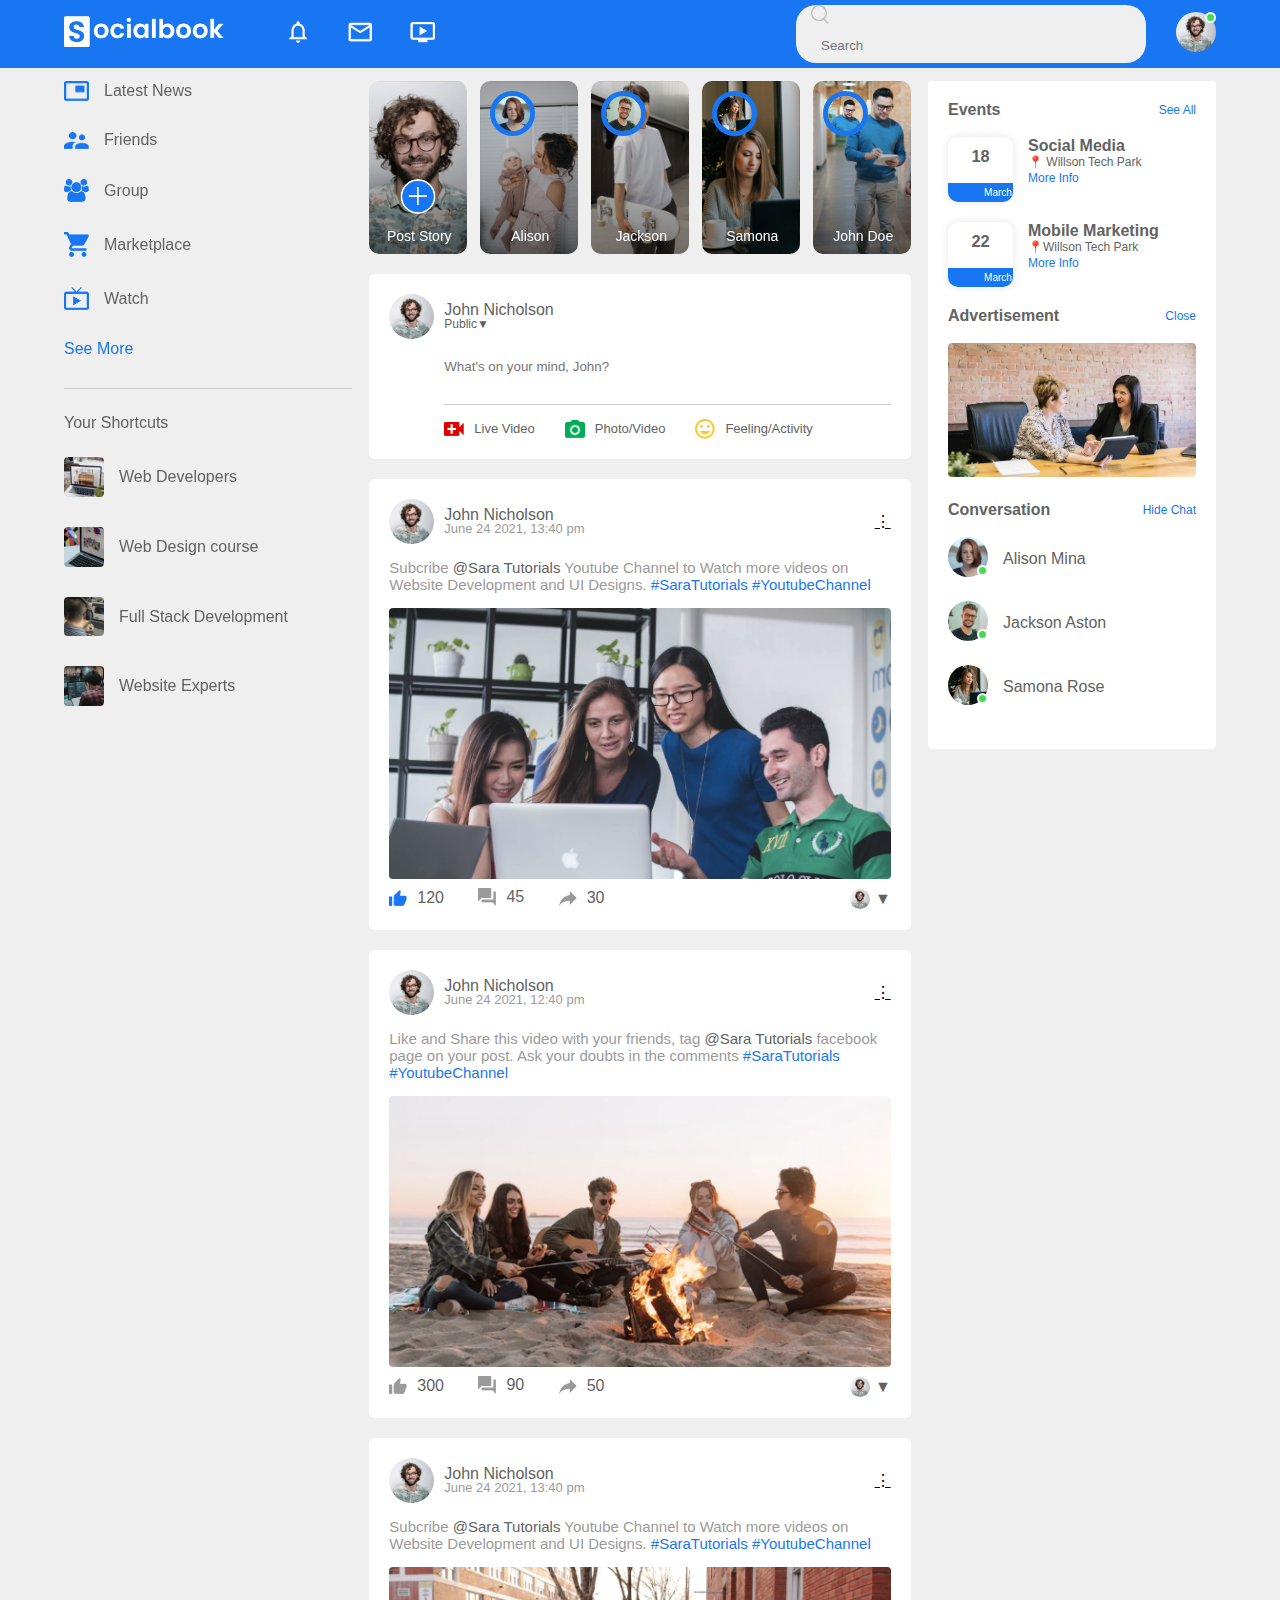
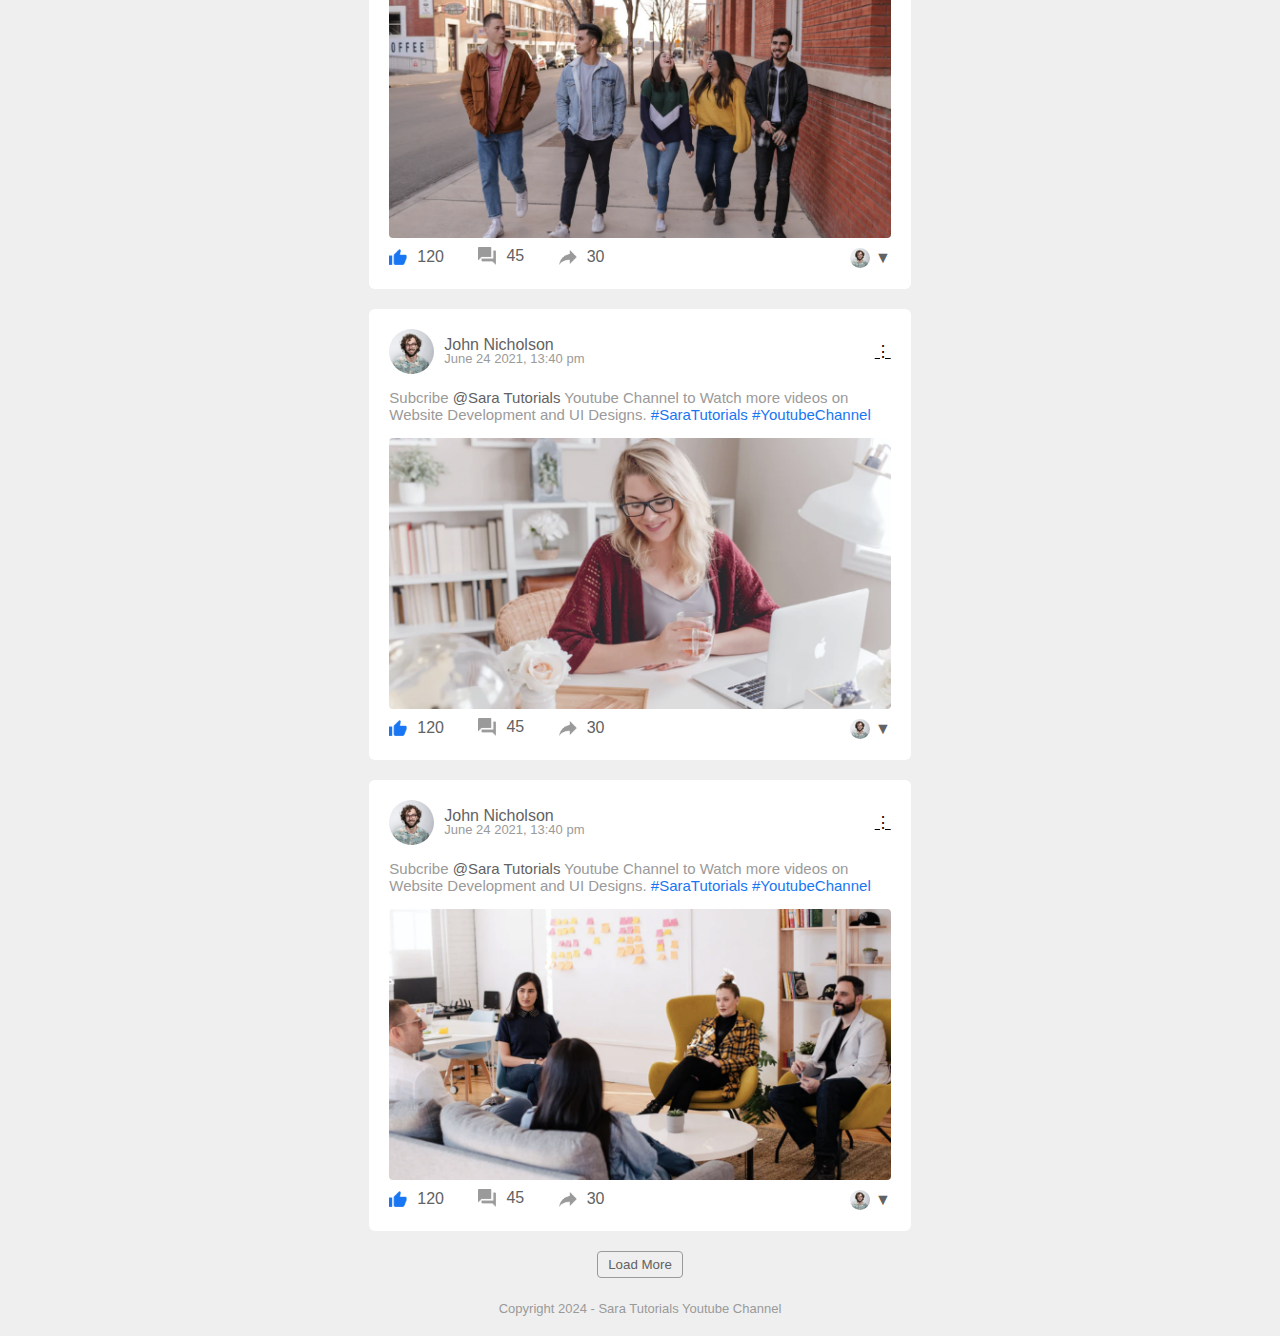
<file: index.html>
<!DOCTYPE html>
<html lang="en">
<head>
    <meta charset="UTF-8">
    <meta name="viewport" content="width=device-width, initial-scale=1.0">
    <title>SocialBook - Sara Tutorials Youtube Channel</title>
    <link rel="stylesheet" href="style.css">
</head>
<body>
    
    <nav>
        <div class="nav-left">
            <a href="index.html">
            <img src="images/logo.png" class="logo">
            </a>
            <ul>
                <li><img src="images/notification.png"></li>
                <li><img src="images/inbox.png"></li>
                <li><img src="images/video.png"></li>
            </ul>
        </div>
        <div class="nav-right">

            <div class="search-box">
                <img src="images/search.png">
                <input type="text" placeholder="Search">
            </div>
            <div class="nav-user-icon online" onclick="settingsMenuToggle()"><!--it call the function in js file -->
                <img src="images/profile-pic.png">
            </div>
        </div>
<!-------------------Dropdown-settings-menu------------------->
        <div class="settings-menu">

            <div id="dark-btn">
                <span></span>
            </div>

            <div class="settings-menu-inner">
                <div class="user-profile">
                    <img src="images/profile-pic.png">
                    <div>
                        <p>John Nicholson</p>
                        <a href="profile.html">See your profile</a>
                    </div>
                </div>
                <hr>
                <div class="user-profile">
                    <img src="images/feedback.png">
                    <div>
                        <p>Give Feedback</p>
                        <a href="#">Help us to improve the new design</a>
                    </div>
                </div>
                <hr>

                <div class="settings-links">
                    <img src="images/setting.png" class="settings-icon">
                    <a href="#">Settings & Privacy <img src="images/arrow.png" width="10px"></a>
                </div>
                
                <div class="settings-links">
                    <img src="images/help.png" class="settings-icon">
                    <a href="#">Help & Support <img src="images/arrow.png" width="10px"></a>
                </div>

                <div class="settings-links">
                    <img src="images/display.png" class="settings-icon">
                    <a href="#">Display & Accessibility <img src="images/arrow.png" width="10px"></a>
                </div>
                
                <div class="settings-links">
                    <img src="images/logout.png" class="settings-icon">
                    <a href="#">Logout <img src="images/arrow.png" width="10px"></a>
                </div>

            </div>           
        </div>

    </nav>
    <div class="container">
        <!---------------left-sidebar----------------->
        <div class="left-sidebar">
            <div class="imp-links">
                <a href="#"><img src="images/news.png">Latest News</a>
                <a href="#"><img src="images/friends.png">Friends</a>
                <a href="#"><img src="images/group.png">Group</a>
                <a href="#"><img src="images/marketplace.png">Marketplace</a>
                <a href="#"><img src="images/watch.png">Watch</a>
                <a href="#">See More</a>
            </div>
            <div class="shortcut-links">
                <p>Your Shortcuts</p>
                <a href="#"><img src="images/shortcut-1.png"> Web Developers</a>
                <a href="#"><img src="images/shortcut-2.png">Web Design course </a>
                <a href="#"><img src="images/shortcut-3.png">Full Stack Development </a>
                <a href="#"><img src="images/shortcut-4.png">Website Experts </a>
            </div>
        </div>
        <!---------------main content---------------->
        <div class="main-content">

            <div class="story-gallery">
                <div class="story story1">
                    <img src="images/upload.png">
                    <p>Post Story</p>
                </div>
                <div class="story story2">
                    <img src="images/member-1.png">
                    <p>Alison</p>
                </div>
                <div class="story story3">
                    <img src="images/member-2.png">
                    <p>Jackson</p>
                </div>
                <div class="story story4">
                    <img src="images/member-3.png">
                    <p>Samona</p>
                </div>
                <div class="story story5">
                    <img src="images/member-4.png">
                    <p>John Doe</p>
                </div>
            </div>

            <div class="write-post-container">
                <div class="user-profile">
                    <img src="images/profile-pic.png">
                    <div>
                        <p>John Nicholson</p>
                        <small>Public▼</small>
                    </div>
                </div>

                <div class="post-input-container">
                    <textarea rows="3" placeholder="What's on your mind, John?"></textarea>
                    <div class="add-post-links">
                        <a href="#"><img src="images/live-video.png">Live Video</a>
                        <a href="#"><img src="images/photo.png">Photo/Video</a>
                        <a href="#"><img src="images/feeling.png">Feeling/Activity</a>
                    </div>
                </div>

            </div>

            <div class="post-container">
                <div class="post-row">
                    <div class="user-profile">
                        <img src="images/profile-pic.png">
                        <div>
                            <p>John Nicholson</p>
                            <span>June 24 2021, 13:40 pm</span>
                        </div>
                    </div> 
                    <a href="#">⋮</a>  
                </div>                
                <p class="post-text">Subcribe <span>@Sara Tutorials</span> Youtube Channel to Watch more videos on Website Development
                     and UI Designs. <a href="#">#SaraTutorials</a> <a href="#">#YoutubeChannel</a></p>
                <img src="images/feed-image-1.png" class="post-img">
                <div class="post-row">
                    <div class="activity-icons">
                        <div><img src="images/like-blue.png">120</div>
                        <div><img src="images/comments.png">45</div>
                        <div><img src="images/share.png">30</div>
                    </div>
                    <div class="post-profile-icon">
                        <img src="images/profile-pic.png">▼
                    </div>
                </div>
            </div>

            <div class="post-container">
                <div class="post-row">
                    <div class="user-profile">
                        <img src="images/profile-pic.png">
                        <div>
                            <p>John Nicholson</p>
                            <span>June 24 2021, 12:40 pm</span>
                        </div>
                    </div> 
                    <a href="#">⋮</a>  
                </div>                
                <p class="post-text">Like and Share this video with your friends, tag <span>@Sara Tutorials</span>
                    facebook page on your post. Ask your doubts in the comments <a href="#">#SaraTutorials</a>
                    <a href="#">#YoutubeChannel</a></p>
                <img src="images/feed-image-2.png" class="post-img">
                <div class="post-row">
                    <div class="activity-icons">
                        <div><img src="images/like.png">300</div>
                        <div><img src="images/comments.png">90</div>
                        <div><img src="images/share.png">50</div>
                    </div>
                    <div class="post-profile-icon">
                        <img src="images/profile-pic.png">▼
                    </div>
                </div>
            </div>

            <div class="post-container">
                <div class="post-row">
                    <div class="user-profile">
                        <img src="images/profile-pic.png">
                        <div>
                            <p>John Nicholson</p>
                            <span>June 24 2021, 13:40 pm</span>
                        </div>
                    </div> 
                    <a href="#">⋮</a>  
                </div>                
                <p class="post-text">Subcribe <span>@Sara Tutorials</span> Youtube Channel to Watch more videos on Website Development
                     and UI Designs. <a href="#">#SaraTutorials</a> <a href="#">#YoutubeChannel</a></p>
                <img src="images/feed-image-3.png" class="post-img">
                <div class="post-row">
                    <div class="activity-icons">
                        <div><img src="images/like-blue.png">120</div>
                        <div><img src="images/comments.png">45</div>
                        <div><img src="images/share.png">30</div>
                    </div>
                    <div class="post-profile-icon">
                        <img src="images/profile-pic.png">▼
                    </div>
                </div>
            </div>

            <div class="post-container">
                <div class="post-row">
                    <div class="user-profile">
                        <img src="images/profile-pic.png">
                        <div>
                            <p>John Nicholson</p>
                            <span>June 24 2021, 13:40 pm</span>
                        </div>
                    </div> 
                    <a href="#">⋮</a>  
                </div>                
                <p class="post-text">Subcribe <span>@Sara Tutorials</span> Youtube Channel to Watch more videos on Website Development
                     and UI Designs. <a href="#">#SaraTutorials</a> <a href="#">#YoutubeChannel</a></p>
                <img src="images/feed-image-4.png" class="post-img">
                <div class="post-row">
                    <div class="activity-icons">
                        <div><img src="images/like-blue.png">120</div>
                        <div><img src="images/comments.png">45</div>
                        <div><img src="images/share.png">30</div>
                    </div>
                    <div class="post-profile-icon">
                        <img src="images/profile-pic.png">▼
                    </div>
                </div>
            </div>

            <div class="post-container">
                <div class="post-row">
                    <div class="user-profile">
                        <img src="images/profile-pic.png">
                        <div>
                            <p>John Nicholson</p>
                            <span>June 24 2021, 13:40 pm</span>
                        </div>
                    </div> 
                    <a href="#">⋮</a>  
                </div>                
                <p class="post-text">Subcribe <span>@Sara Tutorials</span> Youtube Channel to Watch more videos on Website Development
                     and UI Designs. <a href="#">#SaraTutorials</a> <a href="#">#YoutubeChannel</a></p>
                <img src="images/feed-image-5.png" class="post-img">
                <div class="post-row">
                    <div class="activity-icons">
                        <div><img src="images/like-blue.png">120</div>
                        <div><img src="images/comments.png">45</div>
                        <div><img src="images/share.png">30</div>
                    </div>
                    <div class="post-profile-icon">
                        <img src="images/profile-pic.png">▼
                    </div>
                </div>
            </div>
            <button type="button" class="load-more-btn">Load More</button>
        </div>
        <!---------------right-sidebar---------------->
        <div class="right-sidebar">

            <div class="sidebar-title">
                <h4>Events</h4>
                <a href="#">See All</a>
            </div>

            <div class="event">
                <div class="left-event">
                    <h3>18</h3>
                    <span>March</span>
                </div>
                <div class="right-event">
                    <h4>Social Media</h4>
                    <p> 📍 Willson Tech Park</p>
                    <a href="#">More Info</a>
                </div>
            </div>
            <div class="event">
                <div class="left-event">
                    <h3>22</h3>
                    <span>March</span>
                </div>
                <div class="right-event">
                    <h4>Mobile Marketing</h4>
                    <p>📍Willson Tech Park</p>
                    <a href="#">More Info</a>
                </div>
            </div>
            <div class="sidebar-title">
                <h4>Advertisement</h4>
                <a href="#">Close</a>
            </div>
            <img src="images/advertisement.png" class="sidebar-ads">

            <div class="sidebar-title">
                <h4>Conversation</h4>
                <a href="#">Hide Chat</a>
            </div>

            <div class="online-list">
                <div class="online">
                    <img src="images/member-1.png">
                </div>
                <p>Alison Mina</p>
            </div>

            <div class="online-list">
                <div class="online">
                    <img src="images/member-2.png">
                </div>
                <p>Jackson Aston</p>
            </div>

            <div class="online-list">
                <div class="online">
                    <img src="images/member-3.png">
                </div>
                <p>Samona Rose</p>
            </div>



        </div>
    </div>
    <div class="footer">
        <p>Copyright 2024 - Sara Tutorials Youtube Channel</p>
    </div>
    <script src="script.js"></script> <!--linking js file-->
</body>
</html>
</file>
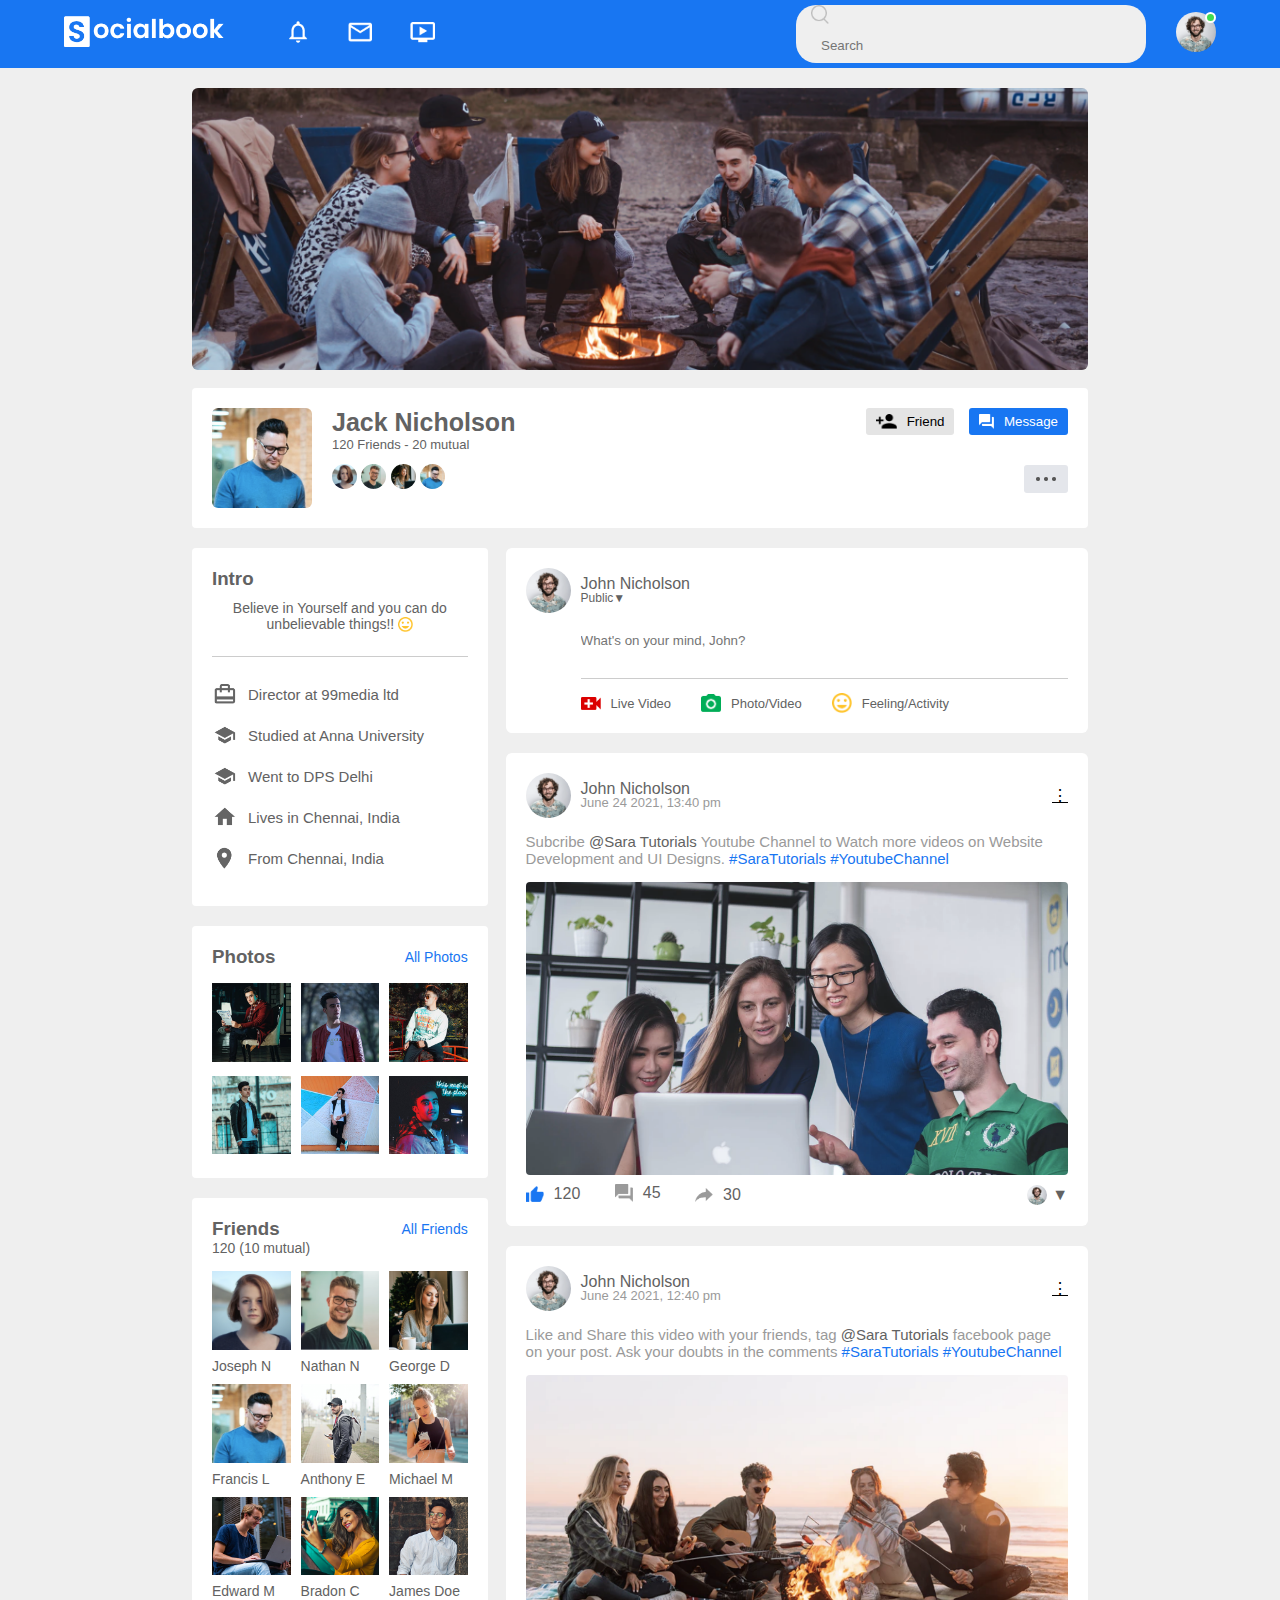
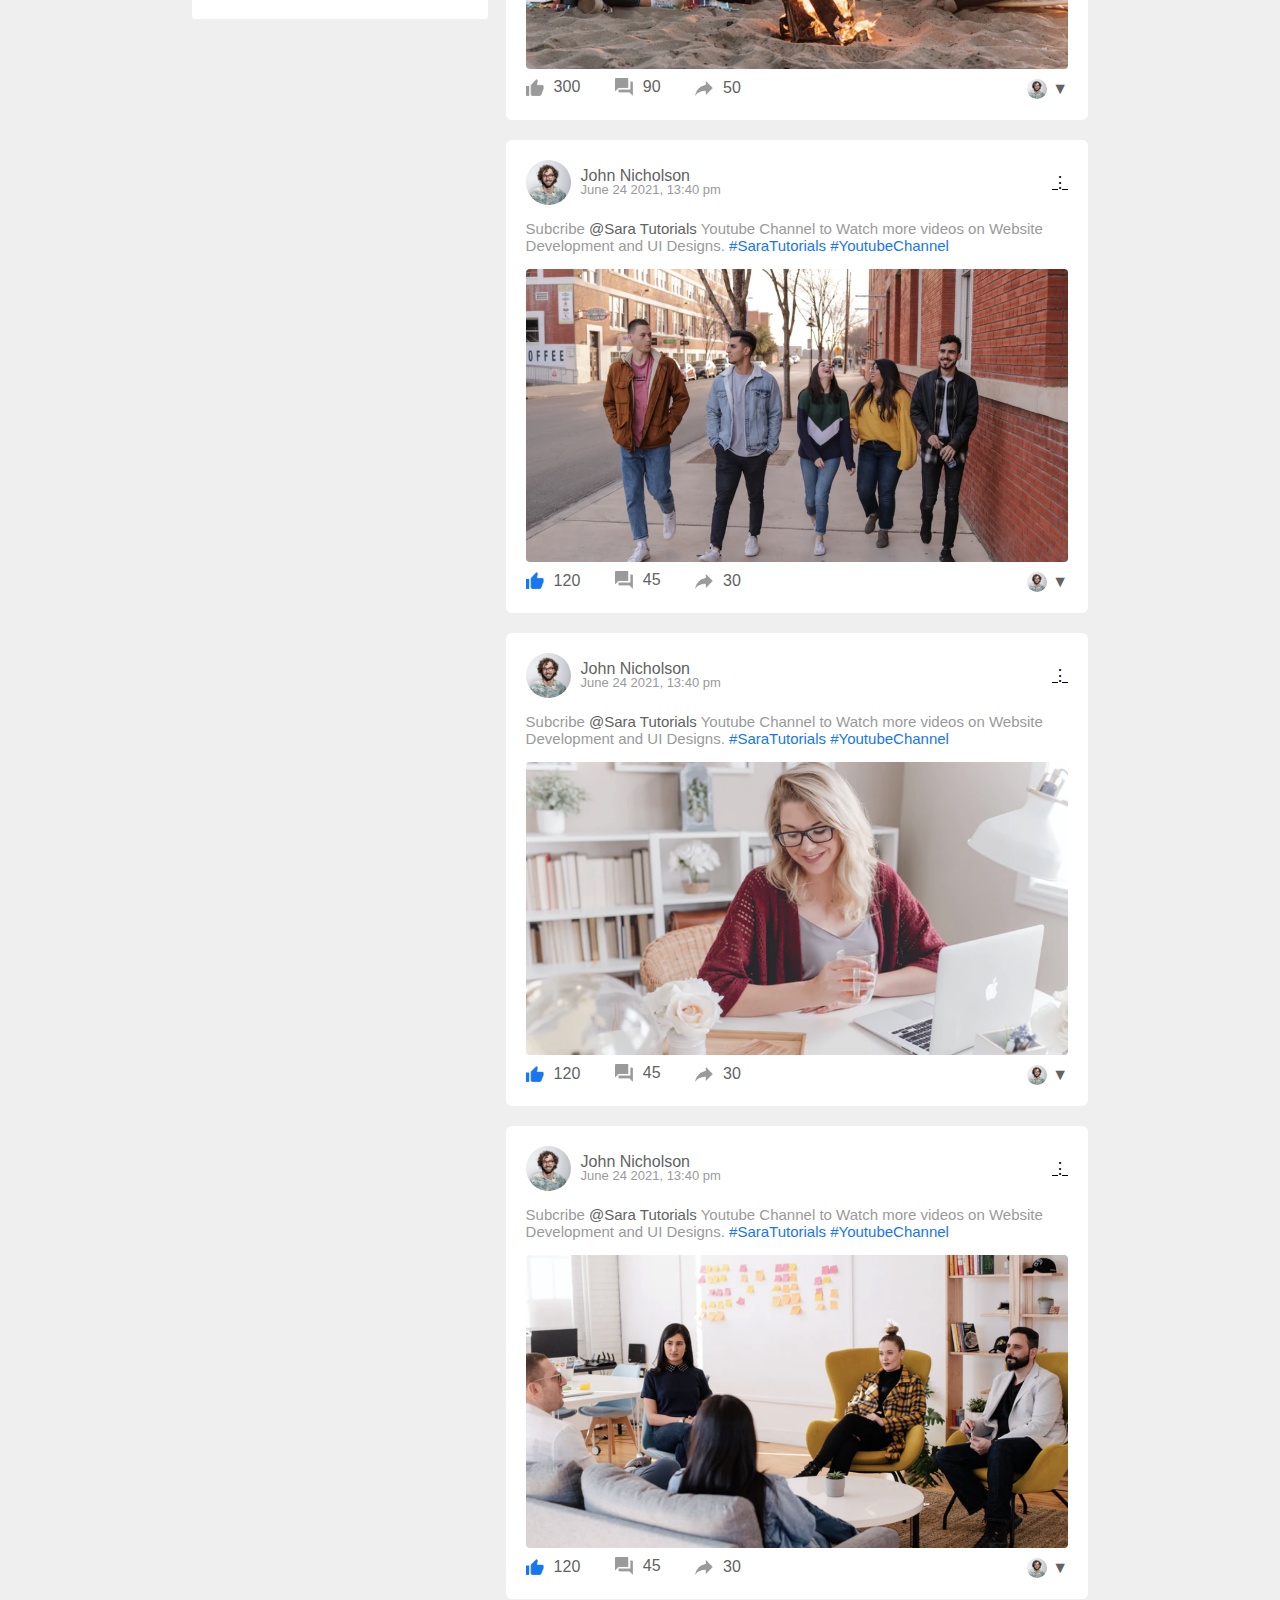
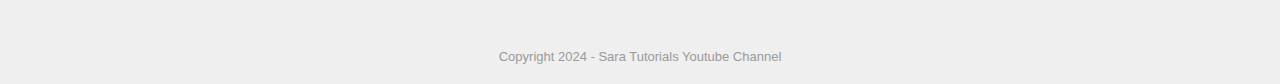
<file: profile.html>
<!DOCTYPE html>
<html lang="en">
<head>
    <meta charset="UTF-8">
    <meta name="viewport" content="width=device-width, initial-scale=1.0">
    <title>Profile Page - SocialBook - Easy Tutorials</title>
    <link rel="stylesheet" href="style.css">
</head>
<body>
    
    <nav>
        <div class="nav-left">
            <a href="index.html">
            <img src="images/logo.png" class="logo">
            </a>
            <ul>
                <li><img src="images/notification.png"></li>
                <li><img src="images/inbox.png"></li>
                <li><img src="images/video.png"></li>
            </ul>
        </div>
        <div class="nav-right">

            <div class="search-box">
                <img src="images/search.png">
                <input type="text" placeholder="Search">
            </div>
            <div class="nav-user-icon online" onclick="settingsMenuToggle()"><!--it call the function in js file -->
                <img src="images/profile-pic.png">
            </div>
        </div>
<!---------------------settings-menu------------------->
        <div class="settings-menu">

            <div id="dark-btn">
                <span></span>
            </div>

            <div class="settings-menu-inner">
                <div class="user-profile">
                    <img src="images/profile-pic.png">
                    <div>
                        <p>John Nicholson</p>
                        <a href="profile.html">See your profile</a>
                    </div>
                </div>
                <hr>
                <div class="user-profile">
                    <img src="images/feedback.png">
                    <div>
                        <p>Give Feedback</p>
                        <a href="#">Help us to improve the new design</a>
                    </div>
                </div>
                <hr>

                <div class="settings-links">
                    <img src="images/setting.png" class="settings-icon">
                    <a href="#">Settings & Privacy <img src="images/arrow.png" width="10px"></a>
                </div>
                
                <div class="settings-links">
                    <img src="images/help.png" class="settings-icon">
                    <a href="#">Help & Support <img src="images/arrow.png" width="10px"></a>
                </div>

                <div class="settings-links">
                    <img src="images/display.png" class="settings-icon">
                    <a href="#">Display & Accessibility <img src="images/arrow.png" width="10px"></a>
                </div>
                
                <div class="settings-links">
                    <img src="images/logout.png" class="settings-icon">
                    <a href="#">Logout <img src="images/arrow.png" width="10px"></a>
                </div>

            </div>           
        </div>
    </nav>
    <!------------profile page--------------->
    <div class="profile-container">
        <img src="images/cover.png" class="cover-img">

        <div class="profile-details">  <!--In the profile details we add two columns-->
            <div class="pd-left"> <!--adding two columns in left is to add image and text side by side-->
                <div class="pd-row">
                    <img src="images/profile.png" class="pd-image">
                    <div>
                        <h3>Jack Nicholson</h3>
                        <p>120 Friends - 20 mutual</p>
                        <img src="images/member-1.png">
                        <img src="images/member-2.png">
                        <img src="images/member-3.png">
                        <img src="images/member-4.png">
                    </div>
                </div>
            </div>
            <div class="pd-right">

                <button type="button"><img src="images/add-friends.png">Friend</button>
                <button type="button"><img src="images/message.png">Message</button>
                <br>
                <a href=""><img src="images/more.png"></a>
            </div>
        </div>

        <div class="profile-info">
            <div class="info-col">

                <div class="profile-intro">
                    <h3>Intro</h3>
                    <p class="intro-text">Believe in Yourself and you can do unbelievable 
                        things!! <img src="images/feeling.png"></p>
                    <hr>
                    <ul>
                        <li><img src="images/profile-job.png">Director at 99media ltd</li>
                        <li><img src="images/profile-study.png">Studied at Anna University</li>
                        <li><img src="images/profile-study.png">Went to DPS Delhi</li>
                        <li><img src="images/profile-home.png">Lives in Chennai, India</li>
                        <li><img src="images/profile-location.png">From Chennai, India</li>
                    </ul>
                </div>

                <div class="profile-intro">
                    <div class="title-box">
                        <h3>Photos</h3>
                        <a href="">All Photos</a>
                    </div>
                    
                    <div class="photo-box">
                        <div><img src="images/photo1.png"></div>
                        <div><img src="images/photo2.png"></div>
                        <div><img src="images/photo3.png"></div>
                        <div><img src="images/photo4.png"></div>
                        <div><img src="images/photo5.png"></div>
                        <div><img src="images/photo6.png"></div>
                    </div>
                </div>

                <div class="profile-intro">
                    <div class="title-box">
                        <h3>Friends</h3>
                        <a href="">All Friends</a>
                    </div>
                    <p>120 (10 mutual)</p>
                    <div class="friends-box">
                        <div><img src="images/member-1.png"><p>Joseph N</p></div>
                        <div><img src="images/member-2.png"><p>Nathan N</p></div>
                        <div><img src="images/member-3.png"><p>George D</p></div>
                        <div><img src="images/member-4.png"><p>Francis L</p></div>
                        <div><img src="images/member-5.png"><p>Anthony E</p></div>
                        <div><img src="images/member-6.png"><p>Michael M</p></div>
                        <div><img src="images/member-7.png"><p>Edward M</p></div>
                        <div><img src="images/member-8.png"><p>Bradon C</p></div>
                        <div><img src="images/member-9.png"><p>James Doe</p></div>
                    </div>
                </div>


            </div>
            <div class="post-col">
                <div class="write-post-container">
                    <div class="user-profile">
                        <img src="images/profile-pic.png">
                        <div>
                            <p>John Nicholson</p>
                            <small>Public▼</small>
                        </div>
                    </div>
    
                    <div class="post-input-container">
                        <textarea rows="3" placeholder="What's on your mind, John?"></textarea>
                        <div class="add-post-links">
                            <a href="#"><img src="images/live-video.png">Live Video</a>
                            <a href="#"><img src="images/photo.png">Photo/Video</a>
                            <a href="#"><img src="images/feeling.png">Feeling/Activity</a>
                        </div>
                    </div>    
                </div>
                <div class="post-container">
                    <div class="post-row">
                        <div class="user-profile">
                            <img src="images/profile-pic.png">
                            <div>
                                <p>John Nicholson</p>
                                <span>June 24 2021, 13:40 pm</span>
                            </div>
                        </div> 
                        <a href="#">⋮</a>  
                    </div>                
                    <p class="post-text">Subcribe <span>@Sara Tutorials</span> Youtube Channel to Watch more videos on Website Development
                         and UI Designs. <a href="#">#SaraTutorials</a> <a href="#">#YoutubeChannel</a></p>
                    <img src="images/feed-image-1.png" class="post-img">
                    <div class="post-row">
                        <div class="activity-icons">
                            <div><img src="images/like-blue.png">120</div>
                            <div><img src="images/comments.png">45</div>
                            <div><img src="images/share.png">30</div>
                        </div>
                        <div class="post-profile-icon">
                            <img src="images/profile-pic.png">▼
                        </div>
                    </div>
                </div>
    
                <div class="post-container">
                    <div class="post-row">
                        <div class="user-profile">
                            <img src="images/profile-pic.png">
                            <div>
                                <p>John Nicholson</p>
                                <span>June 24 2021, 12:40 pm</span>
                            </div>
                        </div> 
                        <a href="#">⋮</a>  
                    </div>                
                    <p class="post-text">Like and Share this video with your friends, tag <span>@Sara Tutorials</span>
                        facebook page on your post. Ask your doubts in the comments <a href="#">#SaraTutorials</a>
                        <a href="#">#YoutubeChannel</a></p>
                    <img src="images/feed-image-2.png" class="post-img">
                    <div class="post-row">
                        <div class="activity-icons">
                            <div><img src="images/like.png">300</div>
                            <div><img src="images/comments.png">90</div>
                            <div><img src="images/share.png">50</div>
                        </div>
                        <div class="post-profile-icon">
                            <img src="images/profile-pic.png">▼
                        </div>
                    </div>
                </div>
    
                <div class="post-container">
                    <div class="post-row">
                        <div class="user-profile">
                            <img src="images/profile-pic.png">
                            <div>
                                <p>John Nicholson</p>
                                <span>June 24 2021, 13:40 pm</span>
                            </div>
                        </div> 
                        <a href="#">⋮</a>  
                    </div>                
                    <p class="post-text">Subcribe <span>@Sara Tutorials</span> Youtube Channel to Watch more videos on Website Development
                         and UI Designs. <a href="#">#SaraTutorials</a> <a href="#">#YoutubeChannel</a></p>
                    <img src="images/feed-image-3.png" class="post-img">
                    <div class="post-row">
                        <div class="activity-icons">
                            <div><img src="images/like-blue.png">120</div>
                            <div><img src="images/comments.png">45</div>
                            <div><img src="images/share.png">30</div>
                        </div>
                        <div class="post-profile-icon">
                            <img src="images/profile-pic.png">▼
                        </div>
                    </div>
                </div>
    
                <div class="post-container">
                    <div class="post-row">
                        <div class="user-profile">
                            <img src="images/profile-pic.png">
                            <div>
                                <p>John Nicholson</p>
                                <span>June 24 2021, 13:40 pm</span>
                            </div>
                        </div> 
                        <a href="#">⋮</a>  
                    </div>                
                    <p class="post-text">Subcribe <span>@Sara Tutorials</span> Youtube Channel to Watch more videos on Website Development
                         and UI Designs. <a href="#">#SaraTutorials</a> <a href="#">#YoutubeChannel</a></p>
                    <img src="images/feed-image-4.png" class="post-img">
                    <div class="post-row">
                        <div class="activity-icons">
                            <div><img src="images/like-blue.png">120</div>
                            <div><img src="images/comments.png">45</div>
                            <div><img src="images/share.png">30</div>
                        </div>
                        <div class="post-profile-icon">
                            <img src="images/profile-pic.png">▼
                        </div>
                    </div>
                </div>
    
                <div class="post-container">
                    <div class="post-row">
                        <div class="user-profile">
                            <img src="images/profile-pic.png">
                            <div>
                                <p>John Nicholson</p>
                                <span>June 24 2021, 13:40 pm</span>
                            </div>
                        </div> 
                        <a href="#">⋮</a>  
                    </div>                
                    <p class="post-text">Subcribe <span>@Sara Tutorials</span> Youtube Channel to Watch more videos on Website Development
                         and UI Designs. <a href="#">#SaraTutorials</a> <a href="#">#YoutubeChannel</a></p>
                    <img src="images/feed-image-5.png" class="post-img">
                    <div class="post-row">
                        <div class="activity-icons">
                            <div><img src="images/like-blue.png">120</div>
                            <div><img src="images/comments.png">45</div>
                            <div><img src="images/share.png">30</div>
                        </div>
                        <div class="post-profile-icon">
                            <img src="images/profile-pic.png">▼
                        </div>
                    </div>
                </div>
    
            </div>
        </div>


    </div>


    
    <div class="footer">
        <p>Copyright 2024 - Sara Tutorials Youtube Channel</p>
    </div>

    <script src="script.js"></script> <!--linking js file-->
</body>
</html>
</file>
<file: style.css>
/*this is applicable for all html elements*/
*{
    margin: 0;
    padding: 0;
    font-family: 'poppins', sans-serif;
    box-sizing: border-box;
}

:root{
    --body-color: #efefef;
    --nav-color: #1876f2;
    --bg-color: #fff;
    --primary-color: #edf2fc;
    --secondary-color: #212121;
}
.dark-theme{
    --body-color: #0a0a0a;
    --nav-color: #000;
    --bg-color: #000;
}




/*Adding background color to body tag*/
body{
    background-color: var(--body-color);
    transition: background 0.3s;
}
/*for nav bar*/
nav{
    display: flex;
    align-items: center;
    justify-content: space-between;
    background: var(--nav-color);
    padding: 5px 5%;
    position: sticky;
    top: 0;
    z-index: 100;
}
.logo{
    width: 160px;
    margin-right: 45px;
}
.nav-left, .nav-right{
    display: flex;
    align-items: center;
}
.nav-left ul li{
    list-style: none;
    display: inline-block;
}
.nav-left ul li img{
    width: 28px;
    margin: 0 15px;
}
.nav-user-icon img{
    width: 40px;
    border-radius: 50%;
    cursor: pointer;
}
.nav-user-icon{
    margin-left: 30px;
}
.search-box{
    background: #efefef;
    width: 350px;
    border-radius: 20px;
    display: fex;
    align-items: center;
    padding: 0 15PX;
}
.search-box img{
    width: 18px;
}
.search-box input{
    width: 100%;
    background: transparent;
    padding: 10px;
    outline: none;
    border: 0;
}
.online{
    position: relative;
}
.online::after{
    content: '';
    width: 7px;
    height: 7px;
    border: 2px solid #fff;
    border-radius: 50%;
    background: #41db51;
    position: absolute;
    top: 0;
    right: 0;
}
.container{
    display: flex;
    justify-content: space-between;
    padding: 13px 5%;
}
.left-sidebar{
    flex-basis: 25%;
    position: sticky;
    top: 70px;
    align-self: flex-start;    
}
.right-sidebar{
    flex-basis: 25%;
    position: sticky;
    top: 70px;
    align-self: flex-start;
    background: var( --bg-color);
    padding: 20px;
    border-radius: 4px;
    color: #626262;
}
.main-content{
    flex-basis: 47%;
}
.imp-links a, .shortcut-links a{
    text-decoration: none;
    display: flex;
    align-items: center;
    margin-bottom: 30px;
    color: #626262;
    width: fit-content;
}
.imp-links a img{
    width: 25px;
    margin-right: 15px;
}
.imp-links a:last-child{
    color: #1876f2;
}
.imp-links {
    border-bottom: 1px solid #ccc;
}
.shortcut-links a img{
    width: 40px;
    border-radius: 4px;
    margin-right: 15px;
}
.shortcut-links p{
    margin: 25px 0;
    color: #626262;
    font-weight: 500;
}
.sidebar-title{
    display: flex;
    align-items: center;
    justify-content: space-between;
    margin-bottom: 18px;
}
.right-sidebar h4{
    font-weight: 600;
    font-size: 16px;
}
.sidebar-title a{
    text-decoration: none;
    color: #1876f2;
    font-size: 12px;
}
.event{
    display: flex;
    font-size: 14px;
    margin-bottom: 20px;
}
.left-event{
    border-radius: 10px;
    height: 65px;
    width: 65px;
    margin-right: 15px;
    padding-top: 10px;
    text-align: center;
    position: relative;
    overflow: hidden;
    box-shadow: 0 0 10px rgba(0, 0, 0, 0.1);
}
.event p{
    font-size: 12px;
}
.event a{
    font-size: 12px;
    text-decoration: none;
    color: #1876f2;
}
.left-event span{
    position: absolute;
    bottom: 0;
    left: 0;
    width: 100px;
    background: #1876f2;
    color: #fff;
    font-size: 10px;
    padding: 4px 0;
}
.sidebar-ads{
    width: 100%;
    margin-bottom: 20px;
    border-radius: 4px;
}
.online-list{
    display: flex;
    align-items: center;
    margin-bottom: 20px;
}
.online-list .online img{
    width: 40px;
    border-radius: 50%;
}
.online-list .online{
    width: 40px;
    border-radius: 50px;
    margin-right: 15px;
}
.online-list .online::after{
    top: unset;
    bottom: 5px;
}


.story-gallery{
    display: flex;
    justify-content: space-between;
    margin-bottom: 20px;
}
.story{
    flex-basis: 18%;
    padding-top: 32%;
    position: relative;
    background-position: center;
    background-size: cover;
    border-radius: 10px;
}
.story img{
    position: absolute;
    width: 45px;
    border-radius: 50%;
    top: 10px;
    left: 10px;
    border: 5px solid #1876f2;
}
.story p{
    position: absolute;
    bottom: 10px;
    width: 100px;
    text-align: center;
    color: #fff;
    font-size: 14px;
}

.story1{
    background-image: linear-gradient(transparent, rgba(0,0,0,0.5)),url(images/status-1.png);
}


.story2{
    background-image: linear-gradient(transparent, rgba(0,0,0,0.5)),url(images/status-2.png);
}


.story3{
    background-image: linear-gradient(transparent, rgba(0,0,0,0.5)),url(images/status-3.png);
}


.story4{
    background-image: linear-gradient(transparent, rgba(0,0,0,0.5)),url(images/status-4.png);
}


.story5{
    background-image: linear-gradient(transparent, rgba(0,0,0,0.5)),url(images/status-5.png);
}

.story.story1 img{
    top: unset;
    left: 50%;
    bottom: 40px;
    transform: translateX(-50%);
    border: 0;
    width: 35px;
}
.write-post-container{
    width: 100%;
    background: var( --bg-color);
    border-radius: 6px;
    padding: 20px;
    color: #626262;
}
.user-profile{
    display: flex;
    align-items: center;
}
.user-profile img{
    width:45px;
    border-radius: 50%;
    margin-right: 10px;
}
.user-profile  p{
    margin-bottom: -5px;
    font-weight: 500;
    color: #626262;
}
.user-profile small{
    font-size: 12px;
}

.post-input-container{
    padding-left: 55px;
    padding-top: 20px;
}
.post-input-container textarea{
    width: 100%;
    border: 0;
    outline: 0;
    border-bottom: 1px solid #ccc;
    background: transparent;
    resize: none;
}
.add-post-links{
    display: flex;
    margin-top: 10px;
}
.add-post-links a{
    text-decoration: none;
    display: flex;
    align-items: center;
    color: #626262;
    margin-right: 30px;
    font-size: 13px;
}
.add-post-links a img{
    width: 20px;
    margin-right: 10px;
}

.post-container{
    width: 100%;
    background: var( --bg-color);
    border-radius: 6px;
    padding: 20px;
    color: #626262;
    margin: 20px 0;
}
.user-profile span{
    font-size: 13px;
    color: #9a9a9a;
}
.post-text{
    color: #9a9a9a;
    margin: 15px 0;
    font-size: 15px;
}
.post-text span{
    color: #626262;
    font-weight: 500;
}
.post-text a{
    color: #1876f2;
    text-decoration: none;
}
.post-img{
    width: 100%;
    border-radius: 4px;
    margin-bottom: 5px;  
}
.post-row{
    display: flex;
    align-items: center;
    justify-content: space-between;
}
.activity-icons div img{
    width: 18px;
    margin-right: 10px;
}
.activity-icons div{
    display: inline-flex;
    align-items: center;
    margin-right: 30px;
}
.post-profile-icon{
    display: flex;
    align-items: center;
}
.post-profile-icon img{
    width: 20px;
    border-radius: 50%;
    margin-right: 5px;
}
.post-row a{
    color: black
}

.load-more-btn{
    display: block;
    margin: auto;
    cursor: pointer;
    padding: 5px 10px;
    border: 1px solid #9a9a9a;
    color: #626262;
    background: transparent;
    border-radius: 4px;

}

.footer{
    text-align: center;
    color: #9a9a9a;
    padding: 10px 0 20px;
    font-size: 13px;
}

.settings-menu{
    position: absolute;
    width: 90%;
    max-width: 350px;
    background: var(--bg-color);
    box-shadow: 0 0 10px rgba(0, 0, 0, 0.4);
    border-radius: 4px;
    overflow: hidden;
    top: 108%;
    right: 5%;
    max-height: 0;
    transition: max-height 0.3s;
}
.settings-menu-height{
    max-height: 450px;
}
.user-profile a{
    font-size: 12px;
    color: #1876f2;
    text-decoration: none;
}
.settings-menu-inner{
    padding: 20px;
}
.settings-menu hr{
    border: 0;
    height: 1px;
    background: #9a9a9a;
    margin: 15px 0;
}

.settings-links{
    display: flex;
    align-items: center;
    margin: 15px 0;

}
.settings-links .settings-icon{
    width: 38px;
    margin-right: 10px;
    border-radius: 50%;
}
.settings-links a{
    display: flex;
    flex: 1;
    align-items: center;
    justify-content: space-between;
    text-decoration: none;
    color: #626262;    
}

#dark-btn{
    position: absolute;
    top: 20px;
    right: 20px;
    background: #ccc;
    width: 45px;
    border-radius: 15px;
    padding: 2px 3px;
    cursor: pointer;
    display: flex;
    transition: padding-left 0.5s, background 0.5s;
}
#dark-btn span{
    width: 18px;
    height: 18px;
    background: #fff;
    border-radius: 50%;
    display: inline-block;
}
#dark-btn.dark-btn-on{ 
    padding-left: 23px;
    background: #0a0a0a;
}

/*-------------------profile page---------------------*/
.profile-container{
    padding: 20px 15%;
    color: #626262;
}
.cover-img{
    width: 100%;
    border-radius: 6px;
    margin-bottom: 14px;
}
.profile-details{
    background: var(--bg-color);
    padding: 20px;
    border-radius: 4px;
    display: flex;
    align-items: flex-start;
    justify-content: space-between;
}
.pd-row{
    display: flex;
    align-items: flex-start;
}
.pd-image{
    width: 100px;
    margin-right: 20px;
    border-radius: 6px;
}
.pd-row div h3{
    font-size: 25px;
    font-weight: 600;
}
.pd-row div p{
    font-size: 13px;
}
.pd-row div img{
    width: 25px;
    border-radius: 50%;
    margin-top: 12px;
}
.pd-right button{
    background: #1876f2;
    border: 0;
    outline: 0;
    padding: 6px 10px;
    display: inline-flex;
    align-items: center;
    color: #fff;
    border-radius: 3px;
    margin-left: 10px;
    cursor: pointer;
}
.pd-right button img{
    height: 15px;
    margin-right: 10px;
}
.pd-right button:first-child{
    background: #e4e4e4;
    color: #000;
}
.pd-right{
    text-align: right;
}
.pd-right a{
    background: #e4e6eb;
    border-radius: 3px;
    padding: 12px;
    display: inline-flex;
    margin-top: 30px;
}
.pd-right a img{
    width: 20px;
}

.profile-info{
    display: flex;
    align-items: flex-start;
    justify-content: space-between;
    margin-top: 20px;
} 
.info-col{
    flex-basis: 33%;/*width is 33%*/
}
.post-col{
    flex-basis: 65%;
}
.profile-intro{
    background: var(--bg-color);
    padding: 20px;
    margin-bottom: 20px;
    border-radius: 4px;
}
.profile-intro h3{
    font-weight: 600;
}
.intro-text{
    text-align: center;
    margin: 10px 0;
    font-size: 15px;
}
.intro-text img{
    width: 15px ;
    margin-bottom: -3px;
}

.profile-intro hr{
    border: 0;
    height: 1px;
    background: #ccc;
    margin: 24px 0;
}

.profile-intro ul li{
    list-style: none;
    font-size: 15px;
    margin: 15px 0;
    display: flex;
    align-items: center;
}
.profile-intro ul li img{
    width: 26px;
    margin-right: 10px;
}
.title-box{
    display: flex;
    align-items: center;
    justify-content: space-between;

}
.title-box a{
    text-decoration: none;
    color: #1876f2;
    font-size: 14px;
}

.photo-box{
    display: grid;
    grid-template-columns: repeat(3, auto);
    grid-gap: 10px;
    margin-top: 15px;
}
.photo-box div img{
    width: 100%;
    cursor: pointer;

}
.profile-intro p{
    font-size: 14px;
}
.friends-box{
    display: grid;
    grid-template-columns: repeat(3, auto);
    grid-gap: 10px;
    margin-top: 15px;
}
.friends-box div img{
    width: 100%;
    cursor: pointer;
    padding-bottom: 20px;
}
.friends-box div{
    position: relative;
}
.friends-box p{
    position: absolute;
    bottom: 0;
    left: 0;
}

/*-----------------media queries for home page(applicable for small screen only)------------------*/

@media (max-width: 900px){
    .right-sidebar{
        display: none;
    }
    .left-sidebar{
        display: none;
    }
    nav{
        flex-wrap: wrap;
    }
    .search-box{
        display: none;
    }
    .logo{
        width: 110px;
        margin-right: 20px;
    }
    .nav-left ul li img{
        width: 20px;
        margin: 0 8px;
    }
    .nav-user-icon img{
        width: 30px;
    }
    .nav-user-icon{
        margin-left: 0;
    }
    .add-post-links{
        flex-wrap: wrap;
    }
    .main-content{
        flex-basis: 100%;
    }
    .story img{
        width: 30px;
        border-width: 3px;
    }
    .story p{
        font-size: 10px;
    }
    .story.story1 img{
        width: 25px;
        bottom: 30px;
    }
    .add-post-links{
        margin-right: 12px;
        font-size: 9px;
    }
    .add-post-links a img{
        width: 16px;
        margin-right: 5px;
    }
    .post-input-container{
        padding-left: 0;
    }
  }

  /*------ media  queries for profile page-----------*/

  @media (max-width: 900px){
    .profile-container{
        padding: 20px 5%;
    }
    .profile-details{
        flex-wrap: wrap;
    }
    .pd-right{
        text-align: left;
        margin-top: 15px;
    }
    .pd-right button{
        margin-left: 0;
        margin-right: 10px;
    }
    .pd-row div h3{
        font-size: 16px;
    }
    .profile-info{
        flex-wrap: wrap;
    }
    .info-col, .post-col{
        flex-basis: 100%;
    }
  }
</file>
